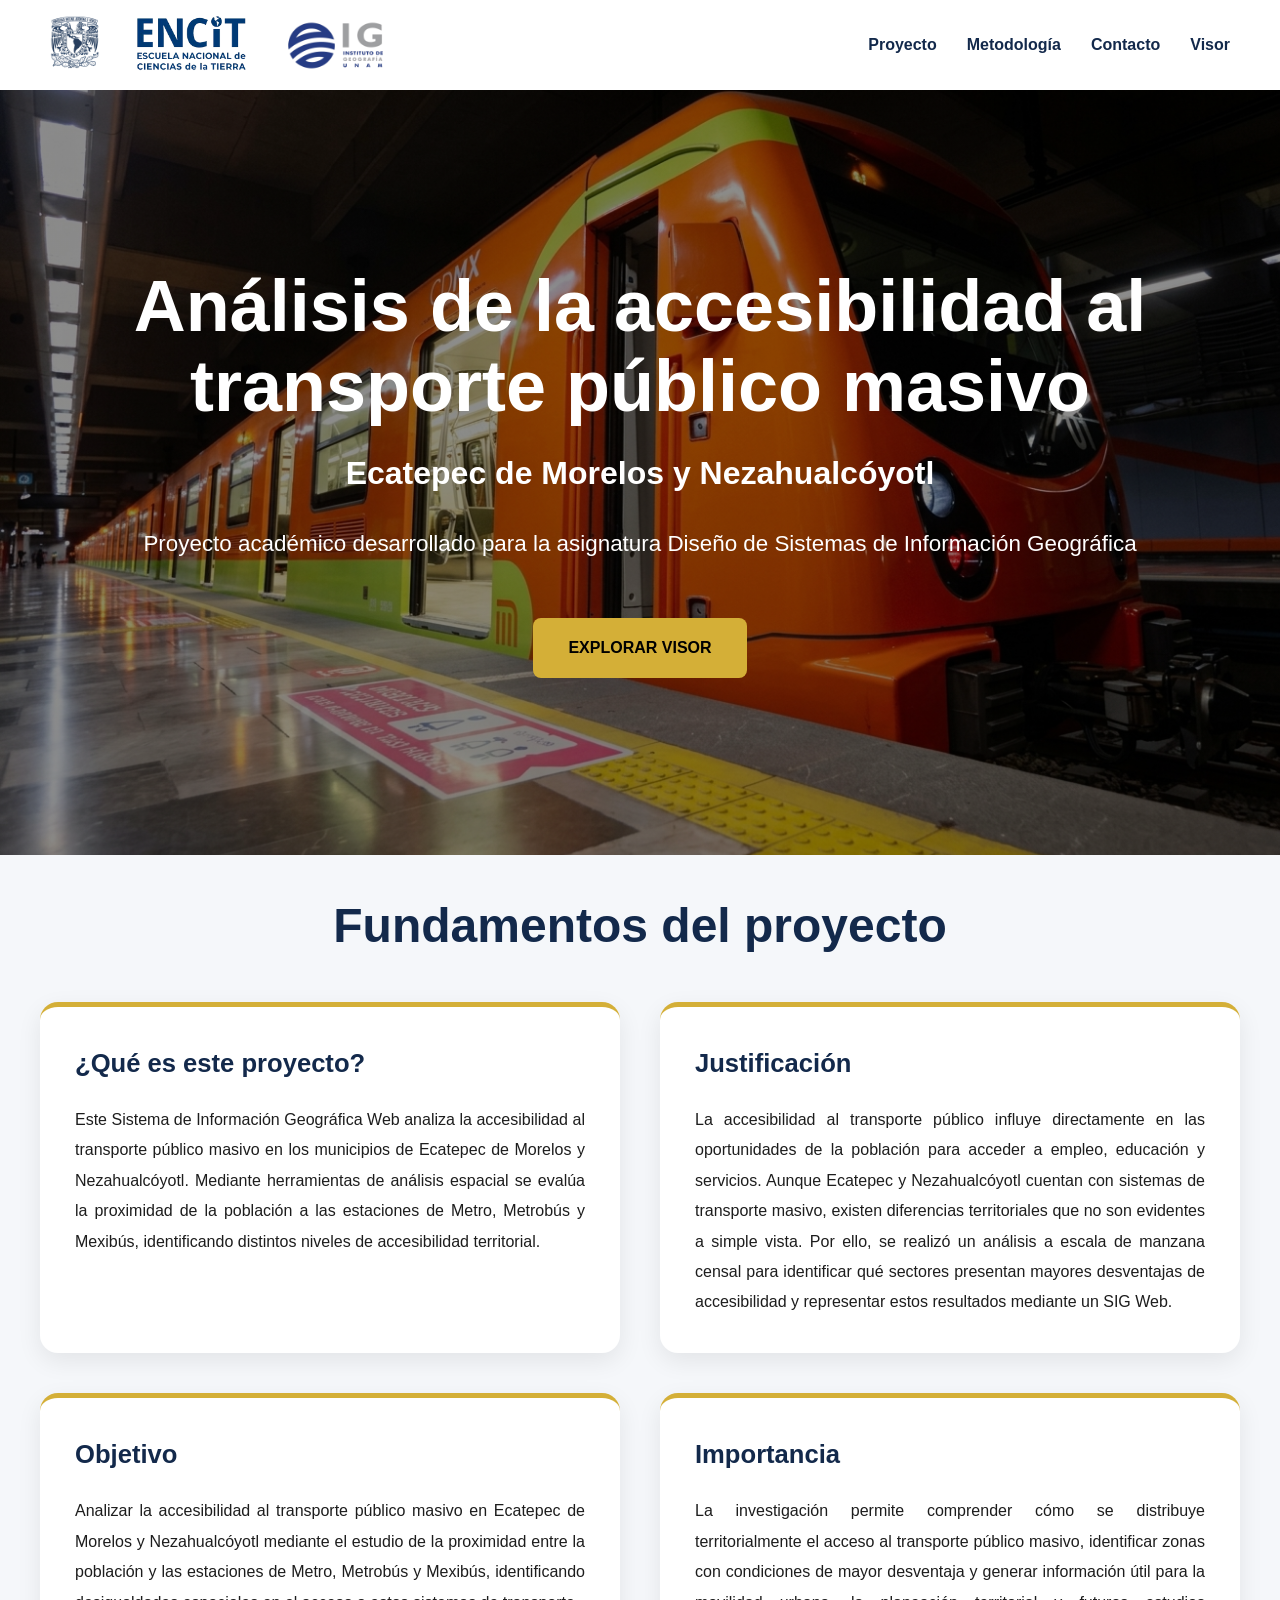
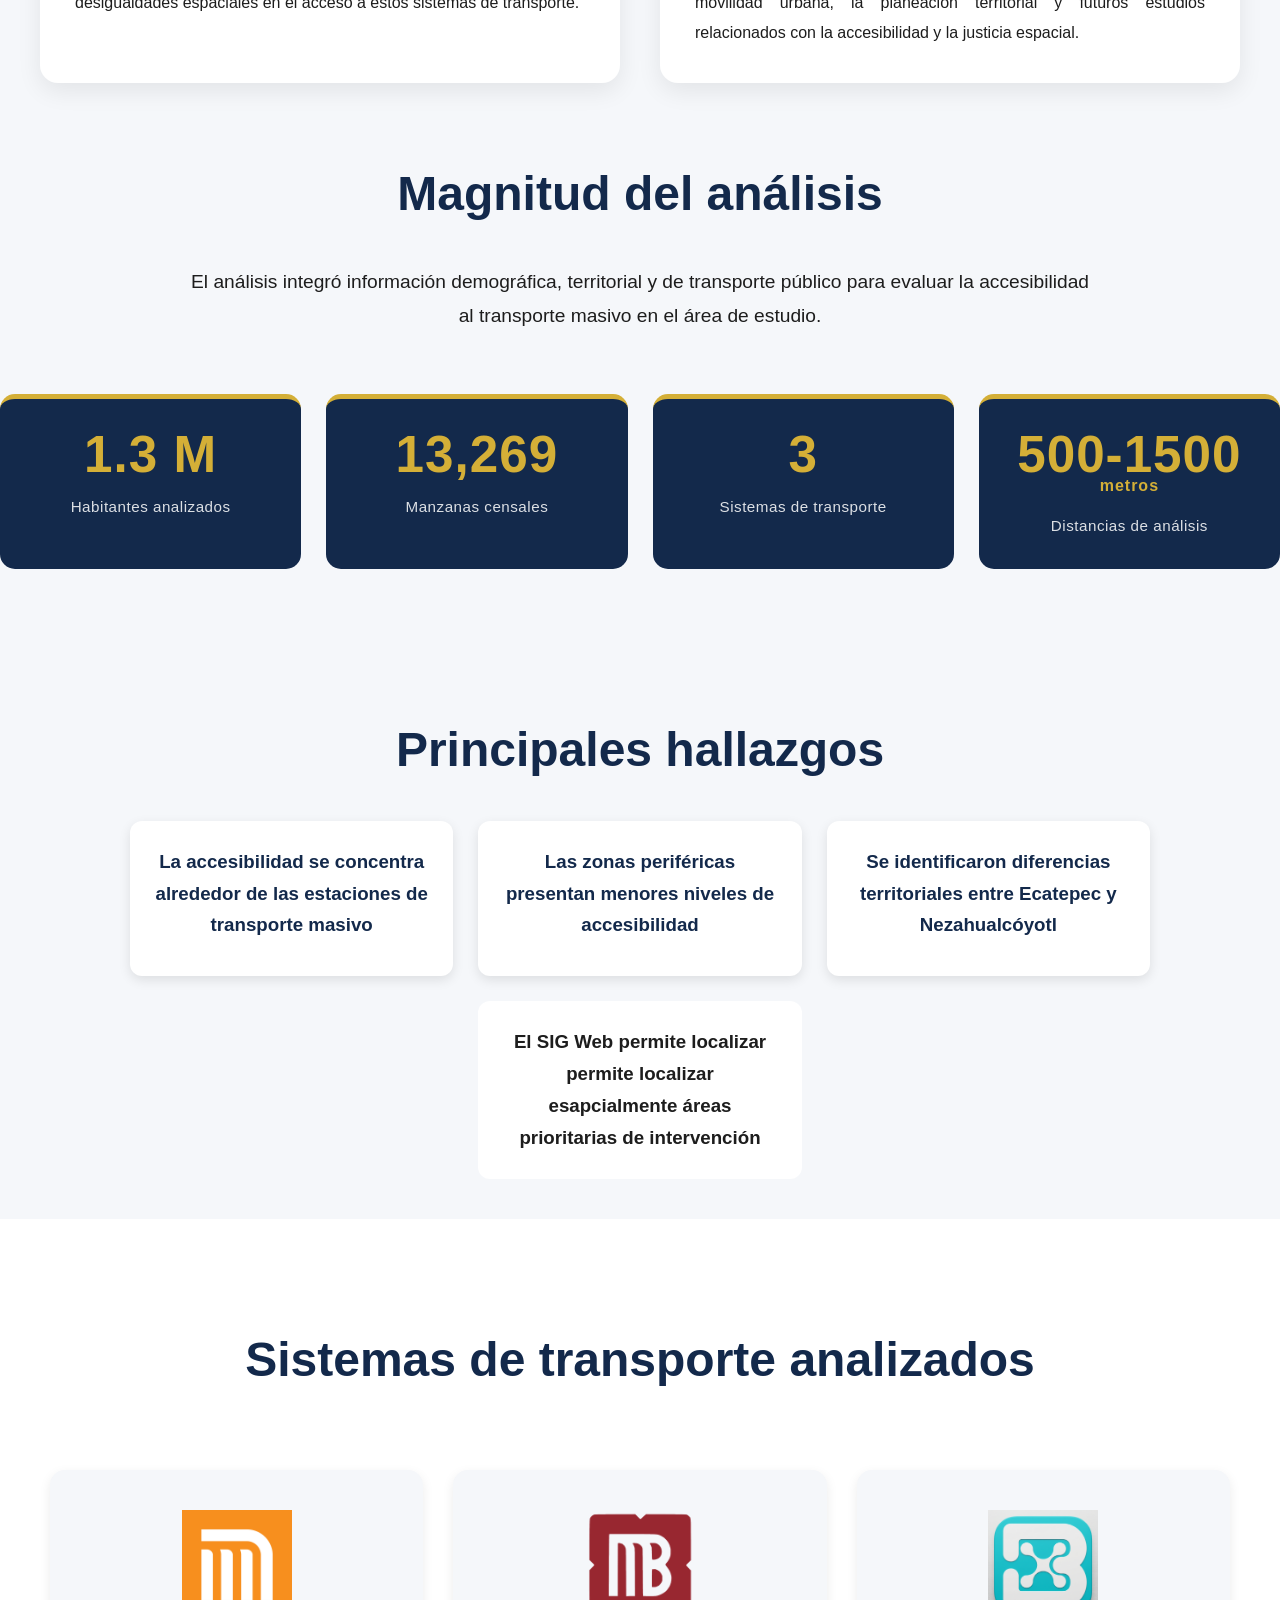
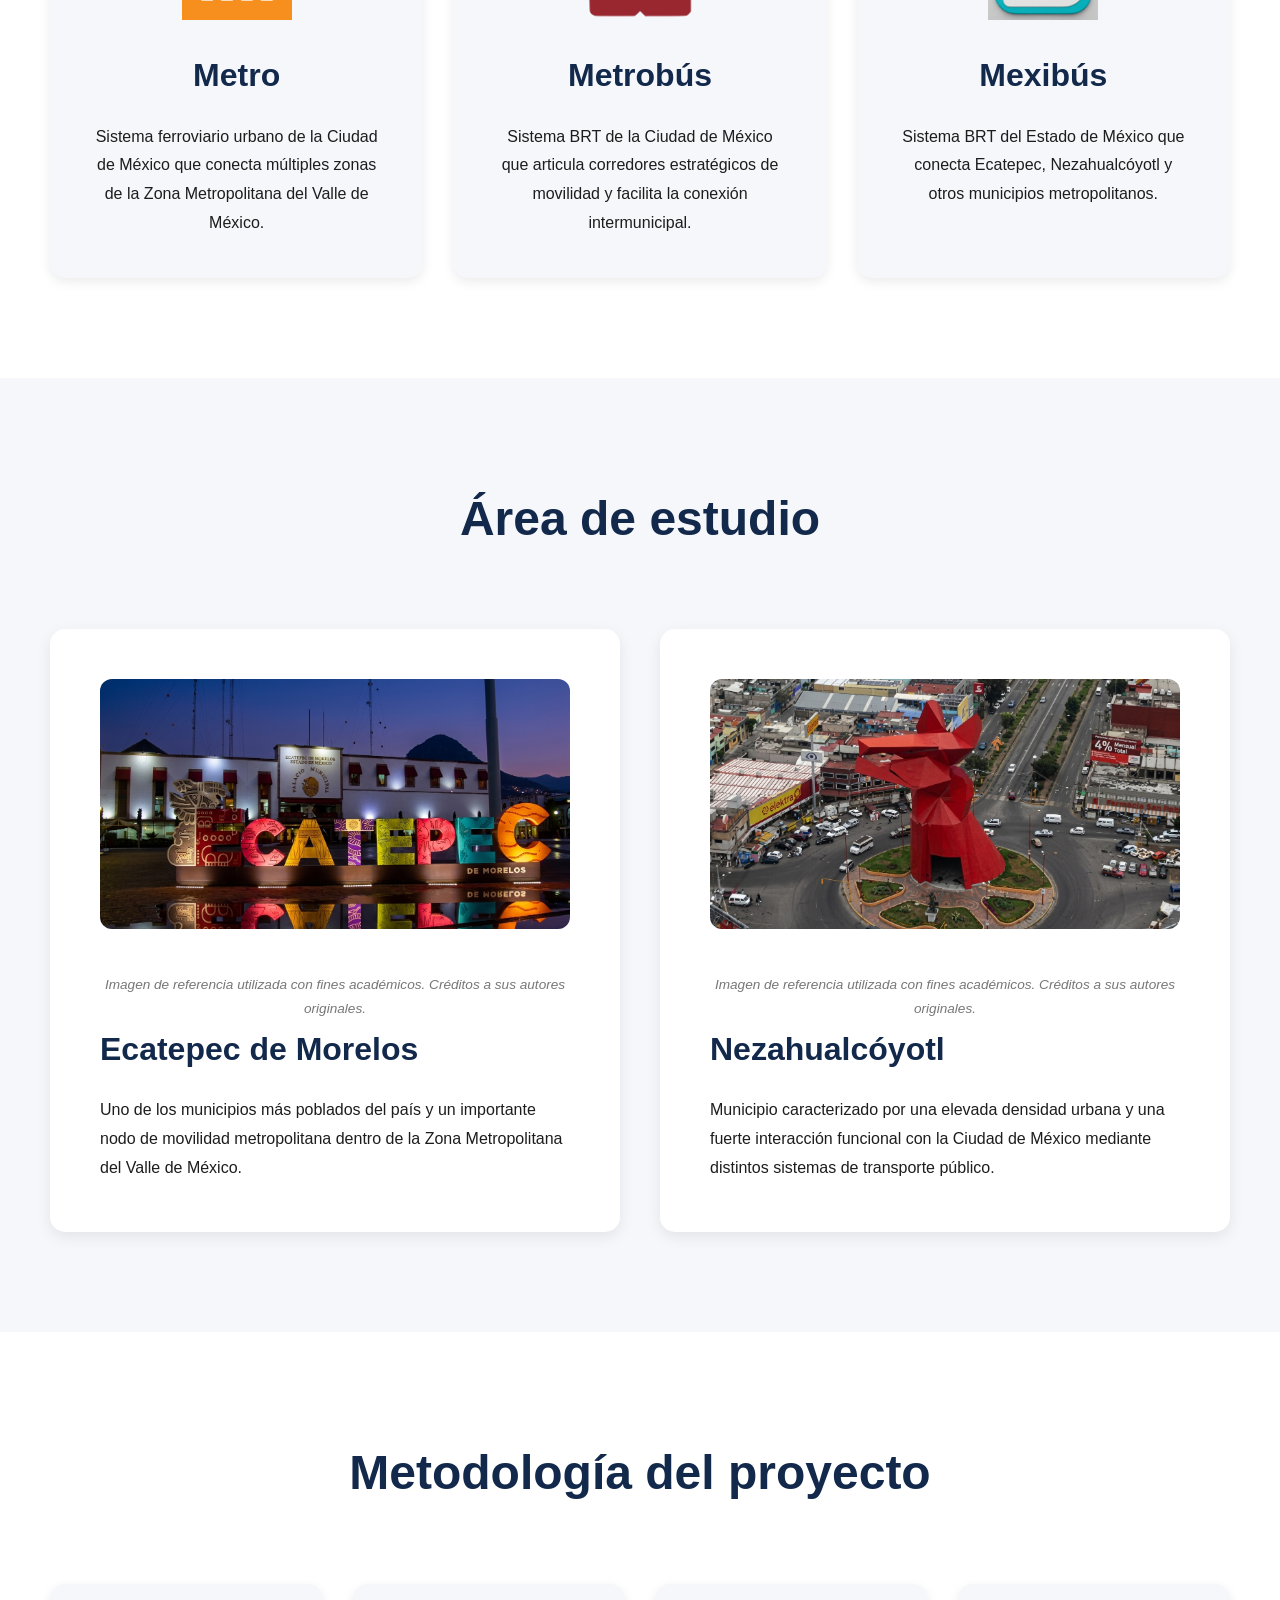
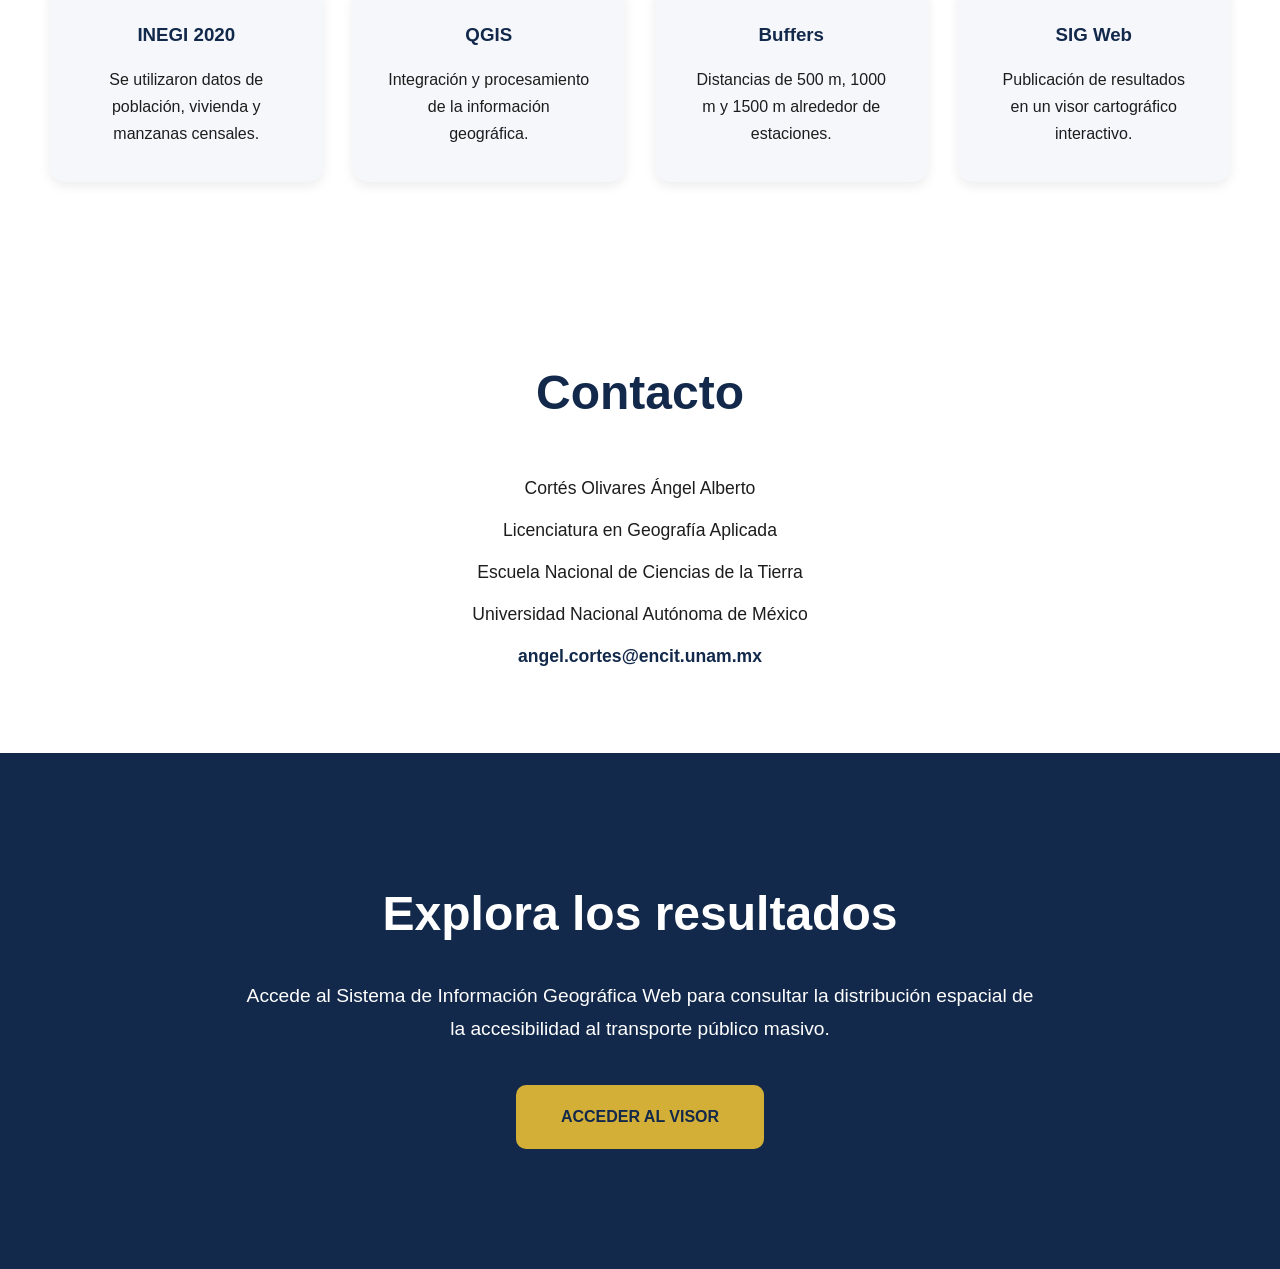
<file: index.html>
<!DOCTYPE html>
<html lang="es">

<head>

    <meta charset="UTF-8">

    <meta name="viewport"
          content="width=device-width, initial-scale=1.0">

    <title>
        Accesibilidad al Transporte Público Masivo
    </title>

    <link rel="stylesheet" href="inicio.css">

</head>

<body>

<nav class="navbar">

    <div class="logos-nav">

        <img src="LOGO_UNAM.png" alt="UNAM">

        <img src="LOGO_ENCIT.png" alt="ENCIT">

        <img src="IG_LOGO.png" alt="Instituto de Geografía" class="logo-ig">

    </div>

    <div class="menu">

        <a href="#proyecto">Proyecto</a>

        <a href="#metodologia">Metodología</a>

        <a href="#contacto">Contacto</a>

        <a href="visor.html">Visor</a>

    </div>

</nav>


<section class="hero">

    <div class="hero-bg"></div>

    <div class="overlay">

        <h1>

            Análisis de la accesibilidad al transporte público masivo

        </h1>

        <h2>

            Ecatepec de Morelos y Nezahualcóyotl

        </h2>

        <p>

            <p>
    Proyecto académico desarrollado para la asignatura
    Diseño de Sistemas de Información Geográfica
</p>

        </p>

        <a href="visor.html" class="hero-btn">

            EXPLORAR VISOR

        </a>

    </div>

</section>

<section id="proyecto" class="fundamentos">

    <h2>
        Fundamentos del proyecto
    </h2>

    <div class="fundamentos-grid">

        <div class="fundamento-card">

            <h3>
                ¿Qué es este proyecto?
            </h3>

            <p>
                Este Sistema de Información Geográfica Web
                analiza la accesibilidad al transporte
                público masivo en los municipios de
                Ecatepec de Morelos y Nezahualcóyotl.
                Mediante herramientas de análisis espacial
                se evalúa la proximidad de la población a
                las estaciones de Metro, Metrobús y Mexibús,
                identificando distintos niveles de
                accesibilidad territorial.
            </p>

        </div>

        <div class="fundamento-card">

            <h3>
                Justificación
            </h3>

            <p>
                La accesibilidad al transporte público
                influye directamente en las oportunidades
                de la población para acceder a empleo,
                educación y servicios. Aunque Ecatepec y
                Nezahualcóyotl cuentan con sistemas de
                transporte masivo, existen diferencias
                territoriales que no son evidentes a simple
                vista. Por ello, se realizó un análisis a
                escala de manzana censal para identificar
                qué sectores presentan mayores desventajas
                de accesibilidad y representar estos
                resultados mediante un SIG Web.
            </p>

        </div>

        <div class="fundamento-card">

            <h3>
                Objetivo
            </h3>

            <p>
                Analizar la accesibilidad al transporte
                público masivo en Ecatepec de Morelos y
                Nezahualcóyotl mediante el estudio de la
                proximidad entre la población y las
                estaciones de Metro, Metrobús y Mexibús,
                identificando desigualdades espaciales en
                el acceso a estos sistemas de transporte.
            </p>

        </div>

        <div class="fundamento-card">

            <h3>
                Importancia
            </h3>

            <p>
                La investigación permite comprender cómo
                se distribuye territorialmente el acceso al
                transporte público masivo, identificar
                zonas con condiciones de mayor desventaja
                y generar información útil para la
                movilidad urbana, la planeación territorial
                y futuros estudios relacionados con la
                accesibilidad y la justicia espacial.
            </p>

        </div>

    </div>

</section>

<section class="info">

    <h2>
        Magnitud del análisis
    </h2>

    <p>
        El análisis integró información demográfica,
        territorial y de transporte público para evaluar
        la accesibilidad al transporte masivo en el área
        de estudio.
    </p>

</section>

<section class="estadisticas">


    <div class="estadistica">

        <span class="numero-estadistica">
            1.3 M
        </span>

        <span class="texto-estadistica">
            Habitantes analizados
        </span>

    </div>

    <div class="estadistica">

        <span class="numero-estadistica">
            13,269
        </span>

        <span class="texto-estadistica">
            Manzanas censales
        </span>

    </div>

    <div class="estadistica">

        <span class="numero-estadistica">
            3
        </span>

        <span class="texto-estadistica">
            Sistemas de transporte
        </span>

    </div>

    <div class="estadistica">

       <span class="numero-estadistica">
    500-1500
</span>

<span class="unidad-estadistica">
    metros
</span>

        <span class="texto-estadistica">
            Distancias de análisis
        </span>

    </div>

</section>

<section class="info">

    <h2>
        Principales hallazgos
    </h2>

    <div class="tarjetas">

        <div class="tarjeta">
            <h3>La accesibilidad se concentra alrededor de las estaciones de transporte masivo</h3>
        </div>

        <div class="tarjeta">
            <h3>Las zonas periféricas presentan menores niveles de accesibilidad</h3>
        </div>

        <div class="tarjeta">
            <h3>Se identificaron diferencias territoriales entre Ecatepec y Nezahualcóyotl</h3>          
        </div>

        <div class="hallazgo hallazgo-centro">
            <h3>El SIG Web permite localizar permite localizar esapcialmente áreas prioritarias de intervención</h3>
        </div>

    </div>

</section>

<section id="metodologia" class="transportes">

    <h2>
        Sistemas de transporte analizados
    </h2>

    <div class="contenedor-transporte">

        <div class="card-transporte">

            <img
                src="metro.png.png"
                alt="Metro"
            >

            <h3>
                Metro
            </h3>

            <p>
                Sistema ferroviario urbano de la Ciudad de México que conecta
                múltiples zonas de la Zona Metropolitana
                del Valle de México.
            </p>

        </div>

        <div class="card-transporte">

            <img
                src="metrobus.png"
                alt="Metrobús"
            >

            <h3>
                Metrobús
            </h3>

            <p>
                Sistema BRT de la Ciudad de México que articula corredores
                estratégicos de movilidad y facilita
                la conexión intermunicipal.
            </p>

        </div>

        <div class="card-transporte">

            <img
                src="mexibus.jpg"
                alt="Mexibús"
            >

            <h3>
                Mexibús
            </h3>

            <p>
                Sistema BRT del Estado de México que
                conecta Ecatepec, Nezahualcóyotl y otros
                municipios metropolitanos.
            </p>

        </div>

    </div>

</section>

<section class="municipios">

    <h2>
        Área de estudio
    </h2>

    <div class="contenedor-municipios">

        <div class="municipio-card">

            <img
    src="foto_ecatepec.jpg"
    class="foto-municipio"
    alt="Ecatepec"
>
<p class="credito-imagen">
    Imagen de referencia utilizada con fines académicos.
    Créditos a sus autores originales.
</p>
            <h3>
                Ecatepec de Morelos
            </h3>

            <p>

                Uno de los municipios más poblados del
                país y un importante nodo de movilidad
                metropolitana dentro de la Zona Metropolitana
                del Valle de México.

            </p>

        </div>

        <div class="municipio-card">

            <img
    src="foto_neza.jpg"
    class="foto-municipio"
    alt="Nezahualcóyotl"
>
<p class="credito-imagen">
    Imagen de referencia utilizada con fines académicos.
    Créditos a sus autores originales.
</p>

            <h3>
                Nezahualcóyotl
            </h3>

            <p>

                Municipio caracterizado por una elevada
                densidad urbana y una fuerte interacción
                funcional con la Ciudad de México mediante
                distintos sistemas de transporte público.

            </p>

        </div>

    </div>

</section>

<section class="metodologia-web">

    <h2>
        Metodología del proyecto
    </h2>

    <div class="contenedor-metodologia">

        <div class="metodo-card">

            <h3>INEGI 2020</h3>

            <p>
                Se utilizaron datos de población,
                vivienda y manzanas censales.
            </p>

        </div>

        <div class="metodo-card">

            <h3>QGIS</h3>

            <p>
                Integración y procesamiento de la
                información geográfica.
            </p>

        </div>

        <div class="metodo-card">

            <h3>Buffers</h3>

            <p>
                Distancias de 500 m, 1000 m y
                1500 m alrededor de estaciones.
            </p>

        </div>

        <div class="metodo-card">

            <h3>SIG Web</h3>

            <p>
                Publicación de resultados en un
                visor cartográfico interactivo.
            </p>

        </div>

    </div>

</section>

<section id="contacto" class="contacto">

    <h2>
        Contacto
    </h2>

    <p>
        Cortés Olivares Ángel Alberto
    </p>

    <p>
        Licenciatura en Geografía Aplicada
    </p>

    <p>
        Escuela Nacional de Ciencias de la Tierra
    </p>

    <p>
        Universidad Nacional Autónoma de México
    </p>

    <p>
        angel.cortes@encit.unam.mx
    </p>

</section>

<section class="visor-final">

    <h2>
        Explora los resultados
    </h2>

    <p>

        Accede al Sistema de Información Geográfica Web
        para consultar la distribución espacial de la
        accesibilidad al transporte público masivo.

    </p>

    <a href="visor.html" class="btn-visitar">

        ACCEDER AL VISOR

    </a>

</section>

<script>

const fondos = [

    "fondo_metro.jpg",

    "fondo_metrobus.jpg",

    "fondo_mexibus.jpg"

];

let indice = 0;

const fondo = document.querySelector(".hero-bg");

setInterval(() => {

    fondo.style.opacity = "0";

    setTimeout(() => {

        indice++;

        if (indice >= fondos.length) {

            indice = 0;

        }

        fondo.style.backgroundImage = `
            linear-gradient(
                rgba(0,0,0,.45),
                rgba(0,0,0,.45)
            ),
            url("${fondos[indice]}")
        `;

        fondo.style.opacity = "1";

    }, 1200);

}, 7000);

</script>


</body>

</html>
</file>
<file: inicio.css>
/* ====================================== */
/* CONFIGURACIÓN GENERAL */
/* ====================================== */

* {

    margin: 0;

    padding: 0;

    box-sizing: border-box;

}


body {

    font-family: "Segoe UI", sans-serif;

    background: #f5f7fa;

    color: #1d1d1d;

    line-height: 1.7;

}


/* ====================================== */
/* ENCABEZADO */
/* ====================================== */

.encabezado {

    background: #EEF3F8;

    color: #13294B;

    text-align: center;

    padding: 40px 20px;

}


.logos {

    display: flex;

    justify-content: center;

    align-items: center;

    gap: 40px;

    margin-bottom: 25px;

    flex-wrap: wrap;

}


.logos img {

    height: 120px;

    object-fit: contain;

}


.encabezado h2 {

    font-size: 2rem;

    margin-bottom: 10px;

}


.encabezado h3 {

    font-weight: 400;

    margin-bottom: 5px;

}


.encabezado p {

    margin-top: 15px;

     color: #444;

}


/* ====================================== */
/* PORTADA */
/* ====================================== */

.hero {

    position: relative;

    height: 85vh;

    overflow: hidden;

    display: flex;

    justify-content: center;

    align-items: center;

    text-align: center;

}

.hero-bg {

    position: absolute;

    inset: 0;

    z-index: 1;

    background-image:
        linear-gradient(
            rgba(0,0,0,.45),
            rgba(0,0,0,.45)
        ),
        url("fondo_metro.jpg");

    background-size: cover;

    background-position: center;

    transition: opacity 1.5s ease;

}

.overlay {

    position: relative;

    z-index: 10;

}

.hero p {

    margin-top: 25px;

    font-size: 1.1rem;

}


.autor {

    font-size: 1.3rem;

    font-weight: bold;

    color: #8C6D1F;

}


/* ====================================== */
/* SECCIONES */
/* ====================================== */

.contenido {

    max-width: 1200px;

    margin: auto;

    padding: 70px 30px;

}


.contenido h2 {

    text-align: center;

    color: #13294B;

    margin-bottom: 35px;

    font-size: 2rem;

}


.contenido p {

    max-width: 950px;

    margin: auto;

    margin-bottom: 15px;

    text-align: justify;

}


/* ====================================== */
/* TARJETAS */
/* ====================================== */

.tarjetas {

    display: grid;

    grid-template-columns: repeat(auto-fit, minmax(280px, 1fr));

    gap: 25px;

}


.tarjeta {

    background: white;

    padding: 25px;

    border-radius: 12px;

    box-shadow: 0 4px 12px rgba(0,0,0,0.1);

    transition: 0.3s;

}


.tarjeta:hover {

    transform: translateY(-5px);

}


.tarjeta h3 {

    color: #13294B;

    margin-bottom: 10px;

}

.hallazgo-centro{

    background: white;

    padding: 25px;

    border-radius: 12px;

    box-shadow: 0 4px 12px #103d80 (0,0,0,0.1);

    transition: 0.3s;

    grid-column: 2 / 3;

    transition: 0.3s;
    
}

/* ====================================== */
/* LEYENDA */
/* ====================================== */

.leyenda {

    max-width: 600px;

    margin: auto;

    background: white;

    padding: 35px;

    border-radius: 12px;

    box-shadow: 0 4px 12px rgba(0,0,0,.1);

}


.leyenda p {

    text-align: left;

    font-size: 1.1rem;

    margin-bottom: 15px;

}


/* ====================================== */
/* CONTACTO */
/* ====================================== */

.contenido strong {

    color: #13294B;

}


/* ====================================== */
/* VISOR */
/* ====================================== */

.visor {

    text-align: center;

    padding: 80px 20px;

    background: #13294B;

    color: white;

}


.visor h2 {

    margin-bottom: 30px;

}


.boton {

    display: inline-block;

    background: #D4AF37;

    color: #13294B;

    text-decoration: none;

    font-size: 1.2rem;

    font-weight: bold;

    padding: 18px 40px;

    border-radius: 10px;

    transition: 0.3s;

}


.boton:hover {

    background: white;

}


/* ====================================== */
/* RESPONSIVE */
/* ====================================== */

@media (max-width: 768px) {

    .navbar {

        flex-direction: column;

        height: auto;

        padding: 15px;

        gap: 15px;

    }

    .logos-nav img {

        height: 45px;

    }

    .menu {

        flex-wrap: wrap;

        justify-content: center;

        gap: 15px;

    }

    .overlay h1 {

        font-size: 2.2rem;

        max-width: 90%;

    }

    .overlay h2 {

        font-size: 1.2rem;

    }

    .overlay p {

        font-size: 1rem;

    }

    .hero-btn {

        padding: 12px 24px;

        font-size: .9rem;

    }

    .contenedor-transporte {

        grid-template-columns: 1fr;

    }

    .contenedor-municipios {

        grid-template-columns: 1fr;

    }

    .contenedor-metodologia {

        grid-template-columns: 1fr;

    }

}

.titulo-principal {

    max-width: 1100px;

    margin: 30px auto;

    text-align: center;

    font-size: 3rem;

    line-height: 1.3;

    color: #13294B;

}

.institucion {

    text-align: center;

    margin-bottom: 6px;

    font-size: 1.1rem;

}

.materia {

    text-align: center;

    margin-top: 15px;

    font-weight: bold;

}

.subtitulo {

    text-align: center;

    font-size: 1.2rem;

    margin-top: 25px;

}

.separador {

    width: 200px;

    margin: 25px auto;

    border: none;

    border-top: 2px solid #13294B;

}

/* ========================= */
/* NAVBAR */
/* ========================= */

.navbar {

    height: 90px;

    background: white;

    display: flex;

    justify-content: space-between;

    align-items: center;

    padding: 0 50px;

    box-shadow: 0 2px 10px rgba(0,0,0,.1);

}

.logos-nav {

    display: flex;

    align-items: center;

    gap: 25px;

}

.logos-nav img {

    height: 75px;

}

.logos-nav .logo-ig{

    height: 105px;

}

.menu {

    display: flex;

    gap: 30px;

}

.menu a {

    text-decoration: none;

    color: #13294B;

    font-weight: bold;

}

/* ========================= */
/* HERO */
/* ========================= */

.overlay h1 {

    font-size: 4.5rem;

    font-weight: 800;

    line-height: 1.1;

    max-width: 1200px;

    color: white;

}

.overlay h2 {

    color: white;

    font-size: 2rem;

    margin-top: 20px;

}

.overlay p {

    margin-top: 25px;

    font-size: 1.4rem;

    color: white;

    font-weight: 500;

}

.hero-btn {

    display: inline-block;

    margin-top: 30px;

    background: #D4AF37;

    color: black;

    text-decoration: none;

    padding: 16px 35px;

    border-radius: 8px;

    font-weight: bold;

}

.info {

    max-width: 1100px;

    margin: auto;

    padding: 40px 40px;

    text-align: center;

}

.info h2 {

    font-size: 3rem;

    color: #13294B;

    margin-bottom: 30px;

}

.info p {

    font-size: 1.2rem;

    line-height: 1.8;

    max-width: 900px;

    margin: auto;

    margin-bottom: 20px;

}
/* ========================= */
/* TRANSPORTE */
/* ========================= */

.transportes {

    padding: 100px 50px;

    background: white;

}

.transportes h2 {

    text-align: center;

    font-size: 3rem;

    color: #13294B;

    margin-bottom: 70px;

}

.contenedor-transporte {

    max-width: 1300px;

    margin: auto;

    display: grid;

    grid-template-columns: repeat(3, 1fr);

    gap: 30px;

}

.card-transporte {

    background: #f5f7fa;

    border-radius: 15px;

    padding: 40px;

    text-align: center;

    box-shadow: 0 4px 12px rgba(0,0,0,.08);

    transition: .3s;

}

.card-transporte:hover {

    transform: translateY(-10px);

}

.card-transporte img {

    height: 110px;

    margin-bottom: 20px;

}

.card-transporte h3 {

    color: #13294B;

    margin-bottom: 20px;

    font-size: 2rem;

}

.card-transporte p {

    line-height: 1.8;

}

/* ========================= */
/* MUNICIPIOS */
/* ========================= */

.municipios {

    padding: 100px 50px;

    background: #f5f7fa;

}

.municipios h2 {

    text-align: center;

    font-size: 3rem;

    color: #13294B;

    margin-bottom: 70px;

}

.contenedor-municipios {

    max-width: 1200px;

    margin: auto;

    display: grid;

    grid-template-columns: repeat(2, 1fr);

    gap: 40px;

}

.municipio-card {

    background: white;

    padding: 50px;

    border-radius: 15px;

    box-shadow: 0 5px 15px rgba(0,0,0,.08);

}

.municipio-card h3 {

    color: #13294B;

    font-size: 2rem;

    margin-bottom: 20px;

}

.municipio-card p {

    line-height: 1.8;

}

.foto-municipio {

    width: 100%;

    height: 250px;

    object-fit: cover;

    border-radius: 12px;

    margin-bottom: 25px;

}
.credito-imagen {

    margin-top: 10px;

    font-size: .85rem;

    color: #777;

    text-align: center;

    font-style: italic;

}

.metodologia-web {

    padding: 100px 50px;

    background: white;

}

.metodologia-web h2 {

    text-align: center;

    font-size: 3rem;

    color: #13294B;

    margin-bottom: 70px;

}

.contenedor-metodologia {

    max-width: 1200px;

    margin: auto;

    display: grid;

    grid-template-columns: repeat(4, 1fr);

    gap: 30px;

}

.metodo-card {

    background: #f5f7fa;

    padding: 35px;

    border-radius: 15px;

    text-align: center;

    box-shadow: 0 4px 12px rgba(0,0,0,.08);

    transition: .3s;

}

.metodo-card:hover {

    transform: translateY(-10px);

}

.metodo-card h3 {

    color: #13294B;

    margin-bottom: 15px;

}

/* ========================= */
/* CONTACTO */
/* ========================= */

.contacto {

    padding: 70px 50px;

    background: #ffffff;

    text-align: center;

}

.contacto h2 {

    font-size: 3rem;

    color: #13294B;

    margin-bottom: 40px;

}

.contacto p {

    margin-bottom: 12px;

    font-size: 1.1rem;

}

.contacto p:last-child {

    color: #13294B;

    font-weight: bold;

}

/* ========================= */
/* VISOR FINAL */
/* ========================= */

.visor-final {

    text-align: center;

    padding: 120px 50px;

    background: #13294B;

    color: white;

}

.visor-final h2 {

    font-size: 3rem;

    margin-bottom: 25px;

}

.visor-final p {

    max-width: 800px;

    margin: auto;

    margin-bottom: 40px;

    font-size: 1.2rem;

}

.btn-visitar {

    display: inline-block;

    background: #D4AF37;

    color: #13294B;

    text-decoration: none;

    padding: 18px 45px;

    border-radius: 10px;

    font-weight: bold;

    transition: .3s;

}

.btn-visitar:hover {

    background: white;

}

/* ====================================== */
/* RESPONSIVE FINAL */
/* ====================================== */

@media screen and (max-width: 768px) {

    .navbar {

        flex-direction: column;

        height: auto;

        padding: 15px;

    }

    .logos-nav {

        justify-content: center;

        flex-wrap: wrap;

    }

    .logos-nav img {

        height: 45px;

    }

    .menu {

        flex-wrap: wrap;

        justify-content: center;

        gap: 12px;

    }

    .menu a {

        font-size: .9rem;

    }

    .overlay h1 {

        font-size: 2.3rem !important;

        line-height: 1.15;

        padding: 0 15px;

    }

    .overlay h2 {

        font-size: 1.2rem;

        padding: 0 15px;

    }

    .overlay p {

        font-size: 1rem;

    }

    .hero-btn {

        padding: 12px 25px;

        font-size: .9rem;

    }

    .info h2,
    .transportes h2,
    .municipios h2,
    .metodologia-web h2,
    .contacto h2,
    .visor-final h2 {

        font-size: 2rem;

    }

    .contenedor-transporte,
    .contenedor-municipios,
    .contenedor-metodologia {

        grid-template-columns: 1fr;

    }

    .transportes,
    .municipios,
    .metodologia-web,
    .contacto,
    .visor-final {

        padding: 60px 20px;

    } 

}

/* ====================================== */
/* JUSTIFICACIÓN Y OBJETIVO */
/* ====================================== */

.info-proyecto{

    max-width:1200px;

    margin:auto;

    padding:100px 40px;

    display:grid;

    grid-template-columns:
        repeat(2,1fr);

    gap:35px;

}

.info-card{

    background:white;

    padding:40px;

    border-radius:15px;

    box-shadow:
        0 6px 18px rgba(0,0,0,.08);

}

.info-card h2{

    color:#13294B;

    margin-bottom:20px;

}

.info-card p{

    line-height:1.8;

    margin-bottom:15px;

}

@media screen and (max-width:768px){

    .info-proyecto{

        grid-template-columns:1fr;

        padding:60px 20px;

    }

}

/* ====================== */
/* TARJETAS PROYECTO */
/* ====================== */

.cards-proyecto{

    max-width:1100px;

    margin:auto;

    padding:80px 40px;

    display:grid;

    gap:20px;

}

.card-proyecto{

    background:white;

    padding:40px;

    border-radius:20px;

    text-align:center;

    box-shadow:
        0 8px 25px rgba(0,0,0,.08);

    transition:.3s;

    cursor:pointer;
}


.card-proyecto:hover{

    transform:translateY(-10px);

    box-shadow:
        0 15px 35px rgba(0,0,0,.15);

}

.icono-proyecto{

    font-size:3rem;

    margin-bottom:20px;

}

.card-proyecto{

    border-top:5px solid #D4AF37;

}

/* ====================== */
/* ESTADISTICAS */
/* ====================== */

.estadisticas{

    max-width:1400px;

    margin:0 auto 100px auto;

    display:grid;

    grid-template-columns:
        repeat(4,1fr);

    gap:25px;

}


.estadistica{

    background:#13294B;

    color:white;

    text-align:center;

    padding:30px 20px;

    border-radius:15px;

    border-top:5px solid #D4AF37;

    transition:.3s;

}

.estadistica:hover{

    transform:translateY(-10px);

}

.numero-estadistica{

    display:block;

    font-size:3.2rem;

    font-weight:700;

    color:#D4AF37;

    line-height:1;

    letter-spacing:1px;

}

.texto-estadistica{

    display:block;

    margin-top:14px;

    font-size:.95rem;

    font-weight:500;

    letter-spacing:.5px;

    color:rgba(255,255,255,.85);

}

.unidad-estadistica{

    display:block;

    margin-top:-8px;

    font-size:1rem;

    font-weight:600;

    color:#D4AF37;

    letter-spacing:1px;

}

/* ====================================== */
/* FUNDAMENTOS DEL PROYECTO */
/* ====================================== */

.fundamentos{

    max-width:1600px;

    margin:auto;

    padding:30px 40px;

}

.fundamentos h2{

    text-align:center;

    font-size:3rem;

    color:#13294B;

    margin-bottom:35px;

}

.fundamentos-grid{

    display:grid;

    grid-template-columns:repeat(2,minmax(500px,1fr));

    gap:40px;

}

.fundamento-card{

    background:white;

    padding:35px;

    border-radius:18px;

    border-top:5px solid #D4AF37;

    box-shadow:
        0 8px 25px rgba(0,0,0,.08);

    transition:.3s;

}

.fundamento-card:hover{

    transform:translateY(-10px);

}

.fundamento-card h3{

    color:#13294B;

    margin-bottom:20px;

    font-size:1.6rem;

}

.fundamento-card p{

    text-align:justify;

    line-height:1.9;

}

@media(max-width:768px){

    .fundamentos-grid{

        grid-template-columns:1fr;

    }

}

.magnitud{

    text-align:center;

    max-width:900px;

    margin:0 auto 40px auto;

}
</file>
